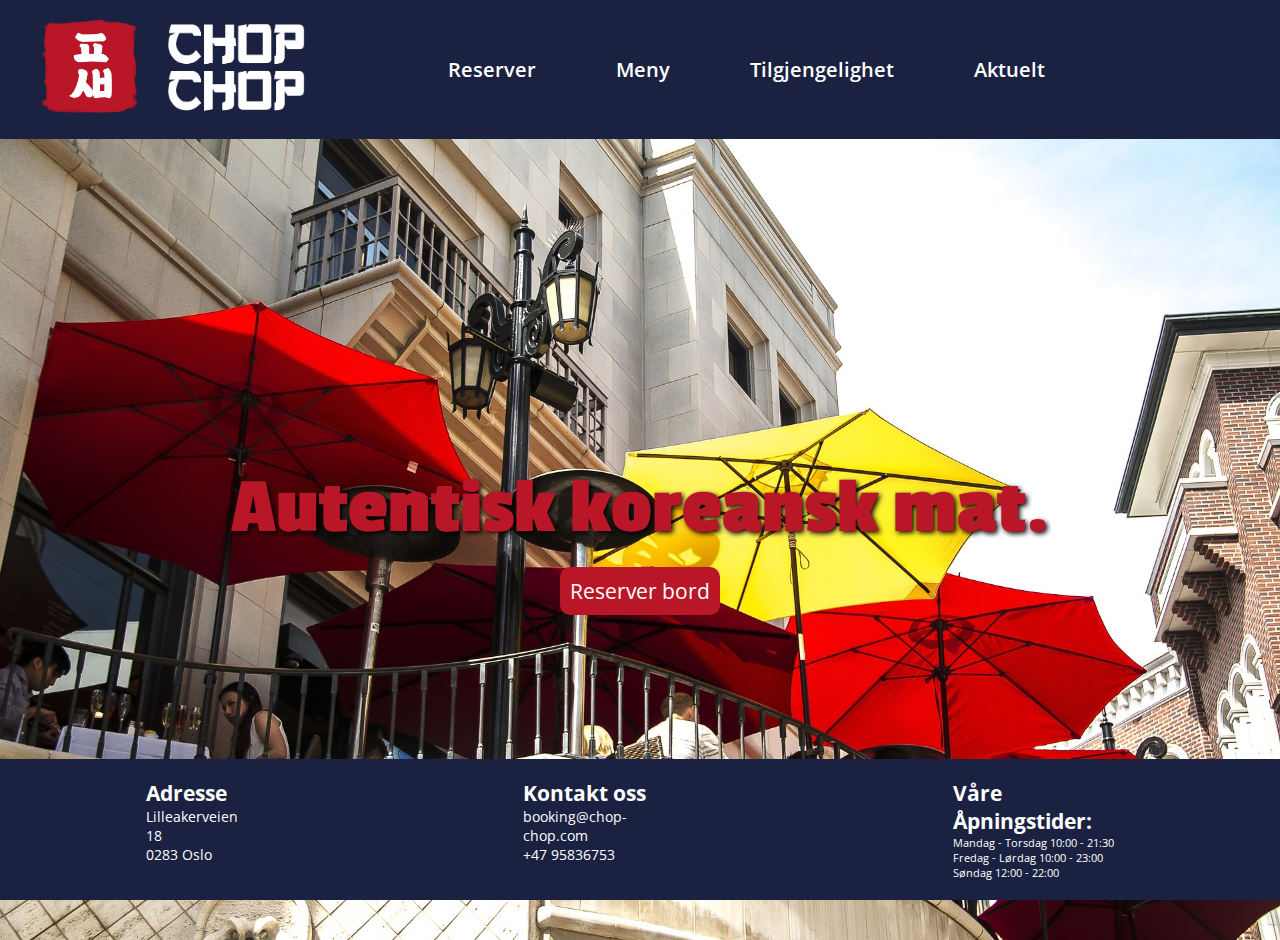
<file: index.html>
<!DOCTYPE html>
<html lang="no">



<head>
    <meta charset="UTF-8">
    <meta http-equiv="X-UA-Compatible" content="IE=edge">
    <meta name="viewport" content="width=device-width, initial-scale=1.0">
    <title>Chop Chop</title>
    <link rel="icon" type="image/icon-x" href="./images/chopchop-logo.png">
    <!--Eget stylesheet-->
    <link rel="stylesheet" href="CSS/stylesheet.css">

    <!--BOXICONS stylesheet-->
    <link rel="stylesheet"
    href="https://cdn.jsdelivr.net/npm/boxicons@latest/css/boxicons.min.css">

    <!--FONTS fra Google font-->
    <link rel="preconnect" href="https://fonts.googleapis.com">
<link rel="preconnect" href="https://fonts.gstatic.com" crossorigin>
<link href="https://fonts.googleapis.com/css2?family=Open+Sans:wght@400;500;600&family=Passion+One:wght@400;700&display=swap" rel="stylesheet">

</head>




<body>
  <div id="hele">
<!--Header-->
<header>
  <!--BEGGE LOGOER ER LAGET SELV-->
  <a href="index.html">
    <img src="./images/chopchop-logo.png" alt="" class="logo">   
    </a>
    <a href="index.html">
      <img src="./images/chopchop-white.png" alt="Chop Chop, link tilbake til hovedsiden" class="logo_tekst">
      </a>
     <!--Navigation icon-->
     <div class="bx bx-menu" id="menu-icon"></div>
    <!--Navigation Bar-->
        <ul class="navbar">
        <li><a href="booking.html">Reserver</a></li>
        <li><a href="menu.html">Meny</a></li>
        <li><a href="accessibility.html">Tilgjengelighet</a></li>
        <li><a href="topical.html">Aktuelt</a></li>
        </ul>

</header>
<!--Home-->
<section id="home">
  <div class="home-tekst">
    <h1>Autentisk koreansk mat.</h1>
    <a href="booking.html" class="home-btn">Reserver bord</a>
  </div>
</section>

<!--FOOTER-->
<footer>
  <div class="footer-container">
    <div class="footer-item">
      <h2 tabindex="0">Adresse</h2>
      <a href="https://www.google.com/maps/place/Lilleakerveien+18,+0283+Oslo/@59.9166276,10.633878,17z/data=!3m1!4b1!4m5!3m4!1s0x46416cfc66a6f08b:0xb29b0873c1aab21d!8m2!3d59.9166249!4d10.6360667?hl=en">
      <p>Lilleakerveien 18</p>
      <p>0283 Oslo</p>
    </a>
    </div>
    <div class="footer-item">
      <h2 tabindex="0">Kontakt oss</h2>
      <p><a href="mailto:booking@chop-chop.com">booking@chop-chop.com</a></p>
      <p tabindex="0">+47 95836753</p>
    </div>
    <div class="footer-item">
      <h2 tabindex="0">Våre Åpningstider:</h2>
      <div class="footer-åpningtider">
        <p tabindex="0">Mandag - Torsdag 10:00 - 21:30</p>
        <p tabindex="0">Fredag - Lørdag 10:00 - 23:00</p>
        <p tabindex="0">Søndag 12:00 - 22:00</p>
      </div>
    </div>
  </div>
</footer>


</div>

<!--JAVASCRIPT-->
<script src="Javascript/script.js"></script>
</body>





</html>
</file>
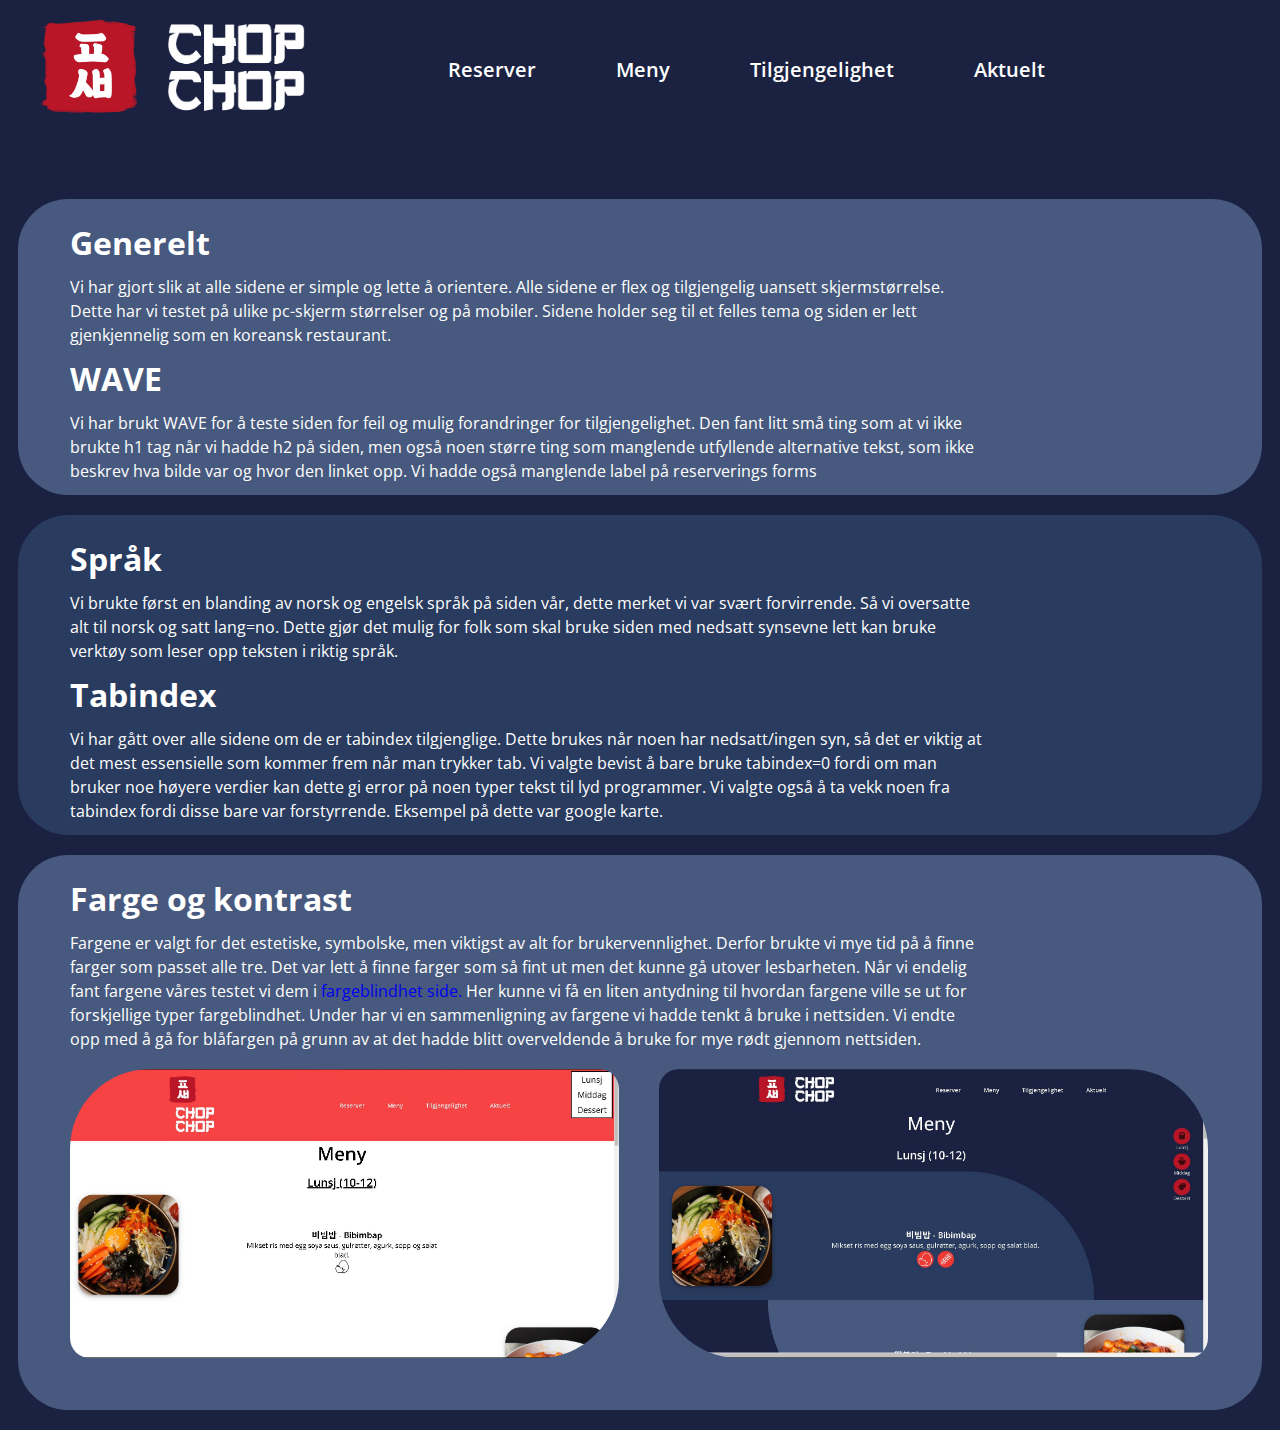
<file: accessibility.html>
<!DOCTYPE html>
<html lang="no">


<head>
    <meta charset="UTF-8">
    <meta http-equiv="X-UA-Compatible" content="IE=edge">
    <meta name="viewport" content="width=device-width, initial-scale=1.0">
    <title>Acccesibility</title>
    <link rel="icon" type="image/icon-x" href="./images/chopchop-logo.png">
    <!--Eget stylesheet-->
    <link rel="stylesheet" href="CSS/stylesheet.css">

    <!--BOXICONS stylesheet-->
    <link rel="stylesheet"
    href="https://cdn.jsdelivr.net/npm/boxicons@latest/css/boxicons.min.css">

    <!--FONTS-->
    <link rel="preconnect" href="https://fonts.googleapis.com">
<link rel="preconnect" href="https://fonts.gstatic.com" crossorigin>
<link href="https://fonts.googleapis.com/css2?family=Open+Sans:wght@400;500;600&family=Passion+One:wght@400;700&display=swap" rel="stylesheet">

</head>




<body>
  
  <div class="bakgrunnsfarge-accessibility">
    <!--Header-->
<header>
    <!--BEGGE LOGOER ER LAGET SELV-->
    <a href="index.html">
      <img src="./images/chopchop-logo.png" alt="" class="logo">   
      </a>
      <a href="index.html">
        <img src="./images/chopchop-white.png" alt="Chop Chop, link tilbake til hovedsiden" class="logo_tekst">
        </a>
        <!--Navigation icon-->
        <div class="bx bx-menu" id="menu-icon"></div>
      <!--Navigation Bar-->
    <ul class="navbar">
        <li><a href="booking.html">Reserver</a></li>
        <li><a href="menu.html">Meny</a></li>
        <li><a href="accessibility.html">Tilgjengelighet</a></li>
        <li><a href="topical.html">Aktuelt</a></li>
    </ul>
  
  </header>
  

<!--TEKST-->
<div class="accessibility-container">
  <div class="boxgruppe1">
  <div class="access-box">
  <h1 tabindex="0" class="access">Generelt</h1>
  <p tabindex="0" class="access">Vi har gjort slik at alle sidene er simple og lette å orientere. Alle sidene er flex og tilgjengelig uansett skjermstørrelse. Dette har vi testet på ulike pc-skjerm størrelser og på mobiler. Sidene holder seg til et felles tema og siden er lett gjenkjennelig som en koreansk restaurant.
  </p>
  </div>

  <div class="access-box">
    <h1 tabindex="0" class="access">WAVE</h1>
    <p tabindex="0" class="access">Vi har brukt WAVE for å teste siden for feil og mulig forandringer for tilgjengelighet. Den fant litt små ting som at vi ikke brukte h1 tag når vi hadde h2 på siden, men også noen større ting som manglende utfyllende alternative tekst, som ikke beskrev hva bilde var og hvor den linket opp. Vi hadde også manglende label på reserverings forms
    </p>
  </div>
</div>
<div class="boxgruppe2">
  <div class="access-box2">
    <h1 tabindex="0" class="access" >Språk</h1>
    <p tabindex="0" class="access">Vi brukte først en blanding av norsk og engelsk språk på siden vår, dette merket vi var svært forvirrende. Så vi oversatte alt til norsk og satt lang=no. Dette gjør det mulig for folk som skal bruke siden med nedsatt synsevne lett kan bruke verktøy som leser opp teksten i riktig språk.
    </p>
  </div>

  <div class="access-box2">
    <h1 tabindex="0" class="access" >Tabindex</h1>
    <p tabindex="0" class="access">Vi har gått over alle sidene om de er tabindex tilgjenglige. Dette brukes når noen har nedsatt/ingen syn, så det er viktig at det mest essensielle som kommer frem når man trykker tab. Vi valgte bevist å bare bruke tabindex=0 fordi om man bruker noe høyere verdier kan dette gi error på noen typer tekst til lyd programmer. Vi valgte også å ta vekk noen fra tabindex fordi disse bare var forstyrrende. Eksempel på dette var google karte.
    </p>
  </div>
</div>

<div class="alenebox">
  <div class="access-box">
    <h1 tabindex="0" class="access" >Farge og kontrast</h1>
    
    <p tabindex="0" class="access">Fargene er valgt for det estetiske, symbolske, men viktigst av alt for brukervennlighet. Derfor brukte vi mye tid på å finne farger som passet alle tre. Det var lett å finne farger som så fint ut men det kunne gå utover lesbarheten. Når vi endelig fant fargene våres testet vi dem i <a href="https://www.toptal.com/designers/colorfilter">fargeblindhet side.</a>
    Her kunne vi få en liten antydning til hvordan fargene ville se ut for forskjellige typer fargeblindhet. Under har vi en sammenligning av fargene vi hadde tenkt å bruke i nettsiden. Vi endte opp med å gå for blåfargen på grunn av at det hadde blitt overveldende å bruke for mye rødt gjennom nettsiden.           
    </p>
    <!--Begge bildene er screenshots som vi har tatt underveis av vår nettside.-->
    <div class="bildegruppe1">
      <img src="images/Fargeutvalg bilder/fargeutvalg3.jpg" alt="første utkast av siden" class="bilde1radius" style="width:100%;">
      <img src="images/Fargeutvalg bilder/sisteutvalg.jpg" calt="siste utkast av siden" class="bilde2radius" style="width:100%; ">
      </div>
  </div>
</div>


  </div>

</div>

  <!--JAVASCRIPT-->
<script src="Javascript/script.js"></script>
</body>




</html>
</file>
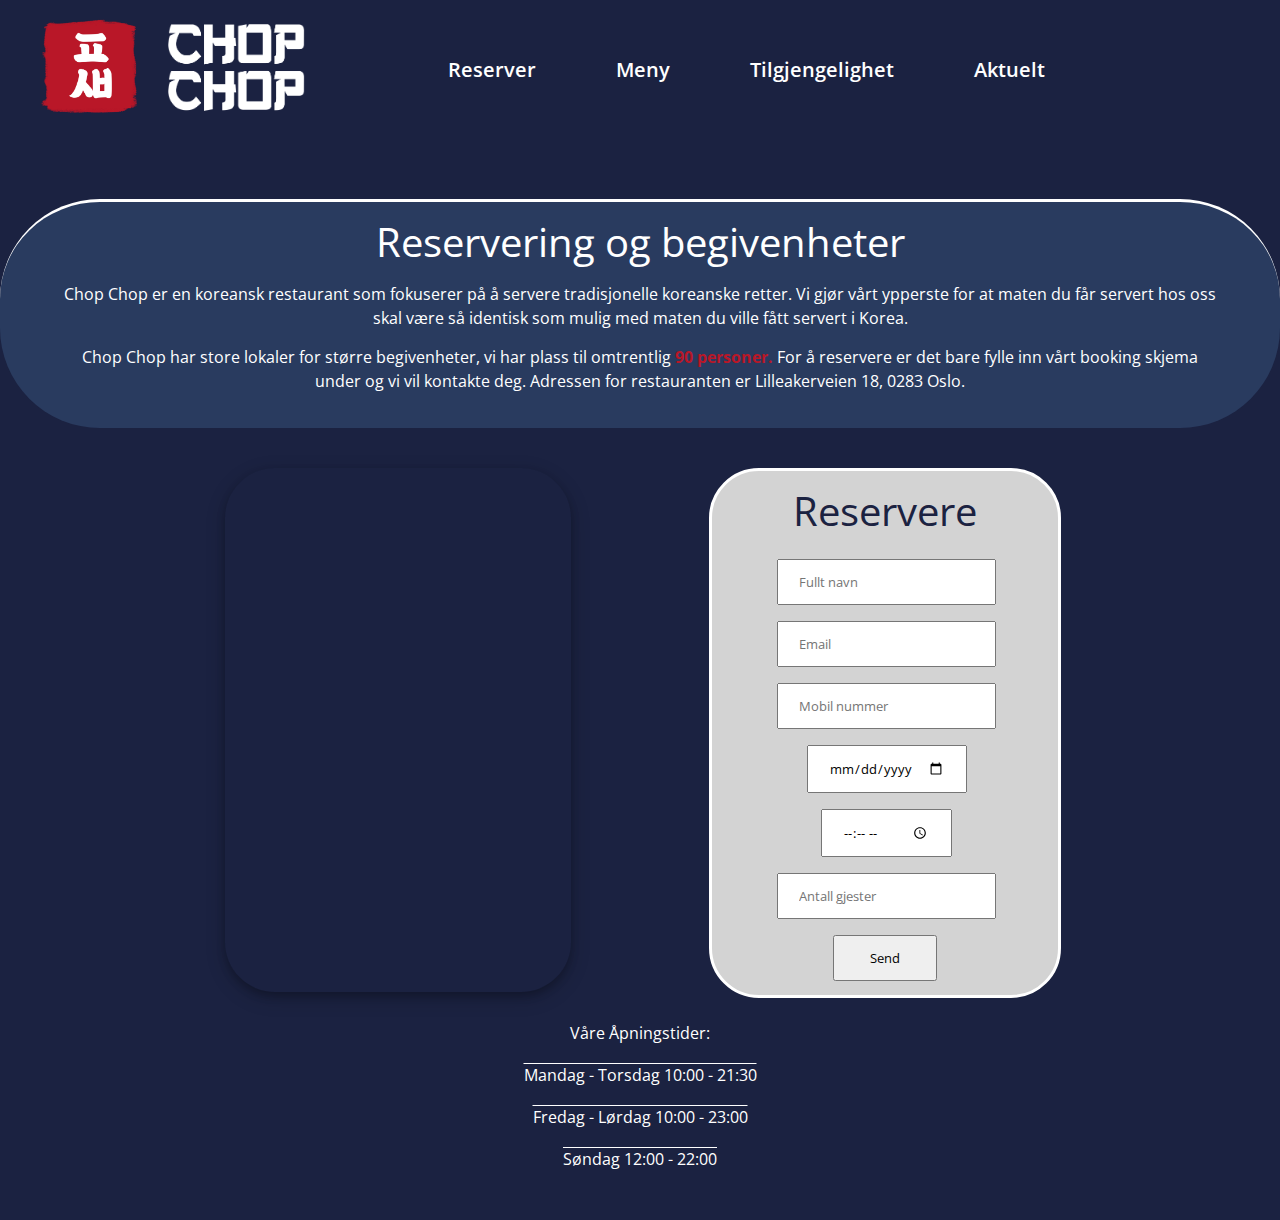
<file: booking.html>
<!DOCTYPE html>
<html lang="no">
<head>
    <meta charset="UTF-8">
    <meta http-equiv="X-UA-Compatible" content="IE=edge">
    <meta name="viewport" content="width=device-width, initial-scale=1.0">
    <title>Booking</title>
    <link rel="icon" type="image/icon-x" href="./images/chopchop-logo.png">
<!--Eget stylesheet-->
<link rel="stylesheet" href="CSS/stylesheet.css">

<!--BOXICONS stylesheet-->
<link rel="stylesheet"
href="https://cdn.jsdelivr.net/npm/boxicons@latest/css/boxicons.min.css">

<!--FONTS-->
<link rel="preconnect" href="https://fonts.googleapis.com">
<link rel="preconnect" href="https://fonts.gstatic.com" crossorigin>
<link href="https://fonts.googleapis.com/css2?family=Open+Sans:wght@400;500;600&display=swap" rel="stylesheet">

</head>
<body id="body">
    <header>
      <!--BEGGE LOGOER ER LAGET SELV-->
      <a href="index.html">
        <img src="./images/chopchop-logo.png" alt="" class="logo">   
        </a>
        <a href="index.html">
          <img src="./images/chopchop-white.png" alt="Chop Chop, link tilbake til hovedsiden" class="logo_tekst">
          </a>
          <!--Navigation icon-->
          <div class="bx bx-menu" id="menu-icon"></div>
          <!--Navigation Bar-->
        <ul class="navbar">
          <li><a href="booking.html">Reserver</a></li>
          <li><a href="menu.html">Meny</a></li>
          <li><a href="accessibility.html">Tilgjengelighet</a></li>
          <li><a href="topical.html">Aktuelt</a></li>
        </ul>
      
      </header>
      
      <section id="backgroundbooking">
      <!--BOOKING TEKST-->
      <div class="booking-tekst">
        <h1 tabindex="0">Reservering og begivenheter</h1>
        <p tabindex="0">Chop Chop er en koreansk restaurant som fokuserer på å servere tradisjonelle koreanske retter. 
          Vi gjør vårt ypperste for at maten du får servert hos oss skal være så identisk som mulig med maten du ville fått servert i Korea.</p>

          <p tabindex="0">Chop Chop har store lokaler for større begivenheter, vi har plass til omtrentlig <b> 90 personer.</b> For å reservere er det bare fylle inn vårt booking skjema under og vi vil kontakte deg. 
            Adressen for restauranten er Lilleakerveien 18, 0283 Oslo.</p>
      </div>
      <!--BOOKING-->
      <div id="bookingboks">
      <div class="inputdiv">
      <form action="bookingsendt.html" id="bookingform">
        <h1 id="hbook">Reservere</h1>
        <label for="name" class="booking-label">Fullt navn</label>
        <input type="text" id="name" name="name" placeholder="Fullt navn"><br>

        <label for="email" class="booking-label">Email</label>
        <input type="text" id="email" name="email" placeholder="Email"><br>

        <label for="Mobil nummer" class="booking-label">Mobil nummer</label>
        <input type="tel" id="Mobil nummer" name="Mobil nummer" placeholder="Mobil nummer"><br>

        <label for="dato" class="booking-label">Dato</label>
        <input type="date" id="dato" name="dato"><br>

        <label for="t id" class="booking-label">Tid</label>
        <input type="time" id="tid" name="tid"><br>

        <label for="antall" class="booking-label">Antall gjester</label>
        <input type="number" id="antall" name="antall" placeholder="Antall gjester"><br>


        <input type="submit" value="Send">
      </form> 
    </div>
    <iframe tabindex="-1" class="googlemaps" src="https://www.google.com/maps/embed?pb=!1m18!1m12!1m3!1d1999.9350719495474!2d10.636066699999999!3d59.91662489999999!2m3!1f0!2f0!3f0!3m2!1i1024!2i768!4f13.1!3m3!1m2!1s0x46416cfc66a6f08b%3A0xb29b0873c1aab21d!2sLilleakerveien%2018%2C%200283%20Oslo!5e0!3m2!1sen!2sno!4v1668696835322!5m2!1sen!2sno" style="border:0;" allowfullscreen loading="lazy" referrerpolicy="no-referrer-when-downgrade"></iframe>
    </div>
      <ul class="åpningstider">
        <p tabindex="0">Våre Åpningstider:</p>
          <li tabindex="0" class="tidene">Mandag - Torsdag 10:00 - 21:30</li>
          <li tabindex="0" class="tidene">Fredag - Lørdag 10:00 - 23:00</li>
          <li tabindex="0" class="tidene">Søndag 12:00 - 22:00</li>
        </ul>
      </section>
    



      <!--JAVASCRIPT-->
<script src="Javascript/script.js"></script>
</body>
</html>
</file>
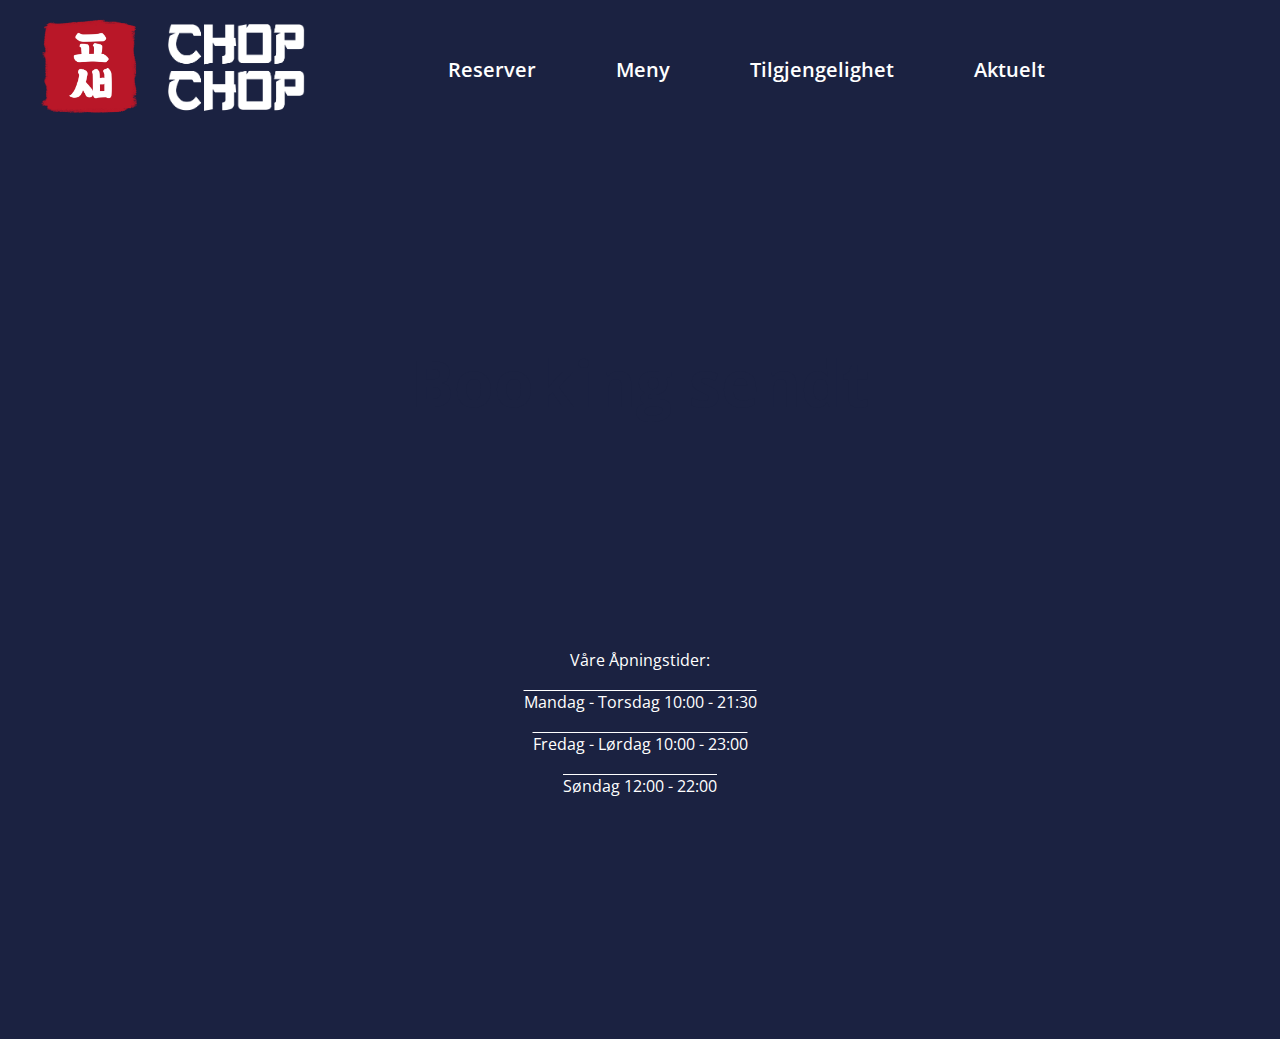
<file: bookingsendt.html>
<!DOCTYPE html>
<html lang="no">
<head>
    <meta charset="UTF-8">
    <meta http-equiv="X-UA-Compatible" content="IE=edge">
    <meta name="viewport" content="width=device-width, initial-scale=1.0">
    <title>Booking</title>
    <link rel="icon" type="image/icon-x" href="./images/chopchop-logo.png">
<!--Eget stylesheet-->
<link rel="stylesheet" href="CSS/stylesheet.css">

<!--BOXICONS stylesheet-->
<link rel="stylesheet"
href="https://cdn.jsdelivr.net/npm/boxicons@latest/css/boxicons.min.css">

<!--FONTS-->
<link rel="preconnect" href="https://fonts.googleapis.com">
<link rel="preconnect" href="https://fonts.gstatic.com" crossorigin>
<link href="https://fonts.googleapis.com/css2?family=Open+Sans:wght@400;500;600&display=swap" rel="stylesheet">

</head>
<body>
    <header>
      <!--BEGGE LOGOER ER LAGET SELV-->
        <a href="index.html">
          <img src="./images/chopchop-logo.png" alt="" class="logo">   
          </a>
          <a href="index.html">
            <img src="./images/chopchop-white.png" alt="Chop Chop, link tilbake til hovedsiden" class="logo_tekst">
            </a>
          <!--Navigation icon-->
          <div class="bx bx-menu" id="menu-icon"></div>
          <!--Navigation Bar-->
        <ul class="navbar">
          <li><a href="booking.html">Reserver</a></li>
          <li><a href="menu.html">Meny</a></li>
          <li><a href="accessibility.html">Tilgjengelighet</a></li>
          <li><a href="topical.html">Aktuelt</a></li>
        </ul>
      
      </header>
      <section id="backgroundbooking">
        
        <h1 id="sendtbooking">Booking sendt</h1>
      <ul class="åpningstider">

        <p>Våre Åpningstider:</p>
          <li class="tidene">Mandag - Torsdag 10:00 - 21:30</li>
          <li class="tidene">Fredag - Lørdag 10:00 - 23:00</li>
          <li class="tidene">Søndag 12:00 - 22:00</li>
        </ul>
      </section>



      <!--JAVASCRIPT-->
<script src="Javascript/script.js"></script>
</body>
</html>
</file>
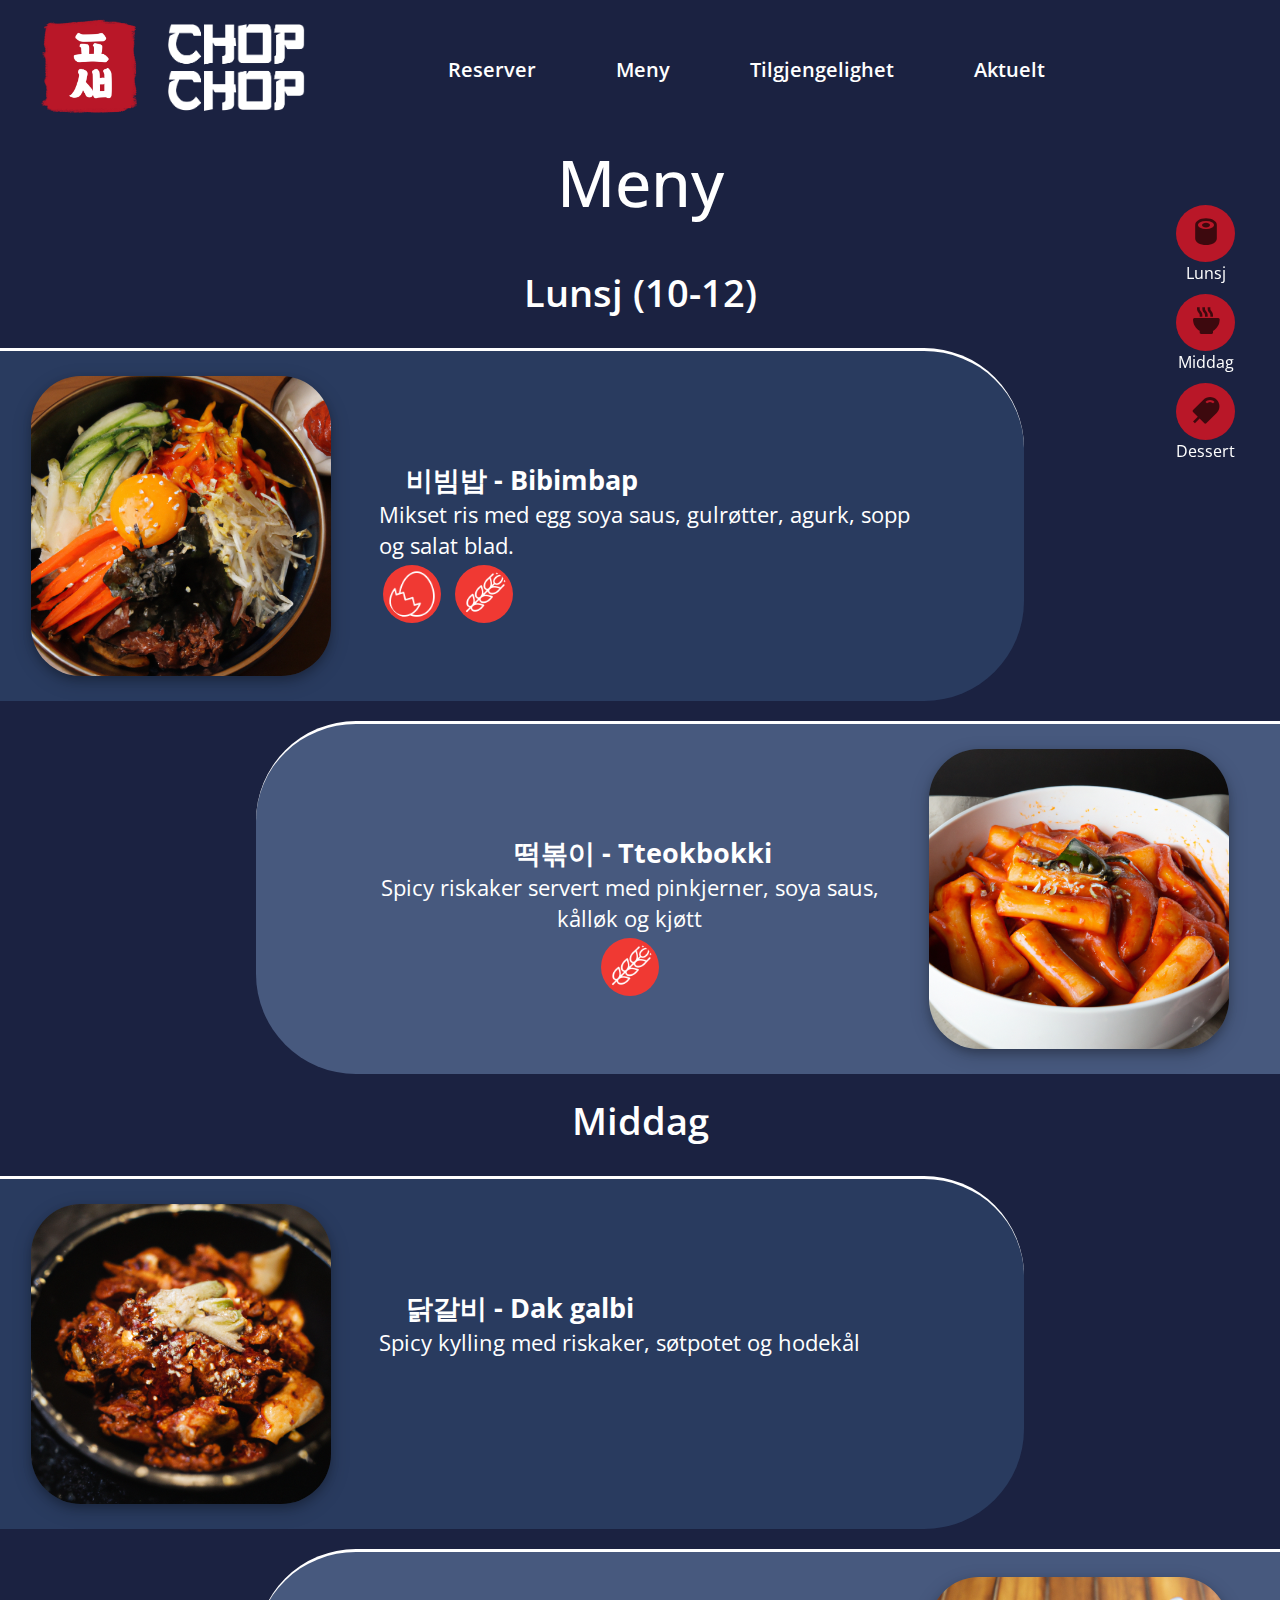
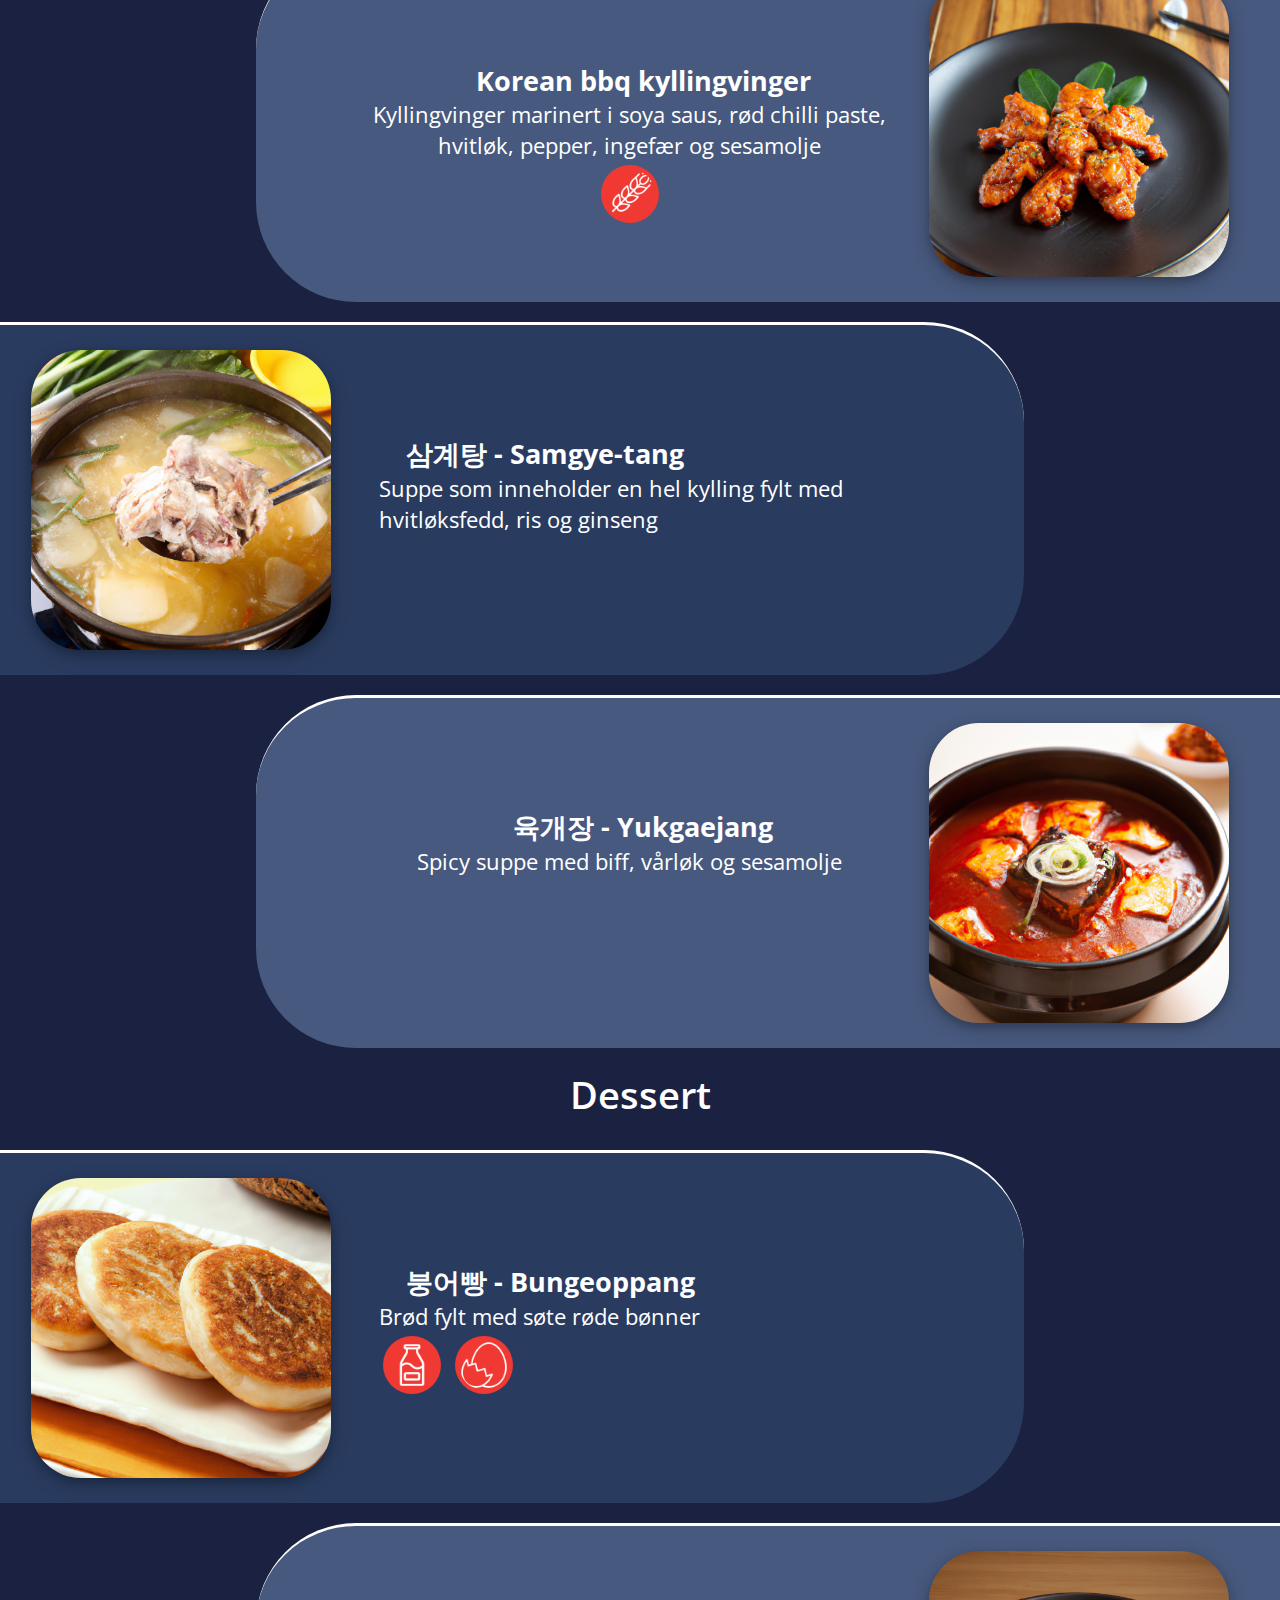
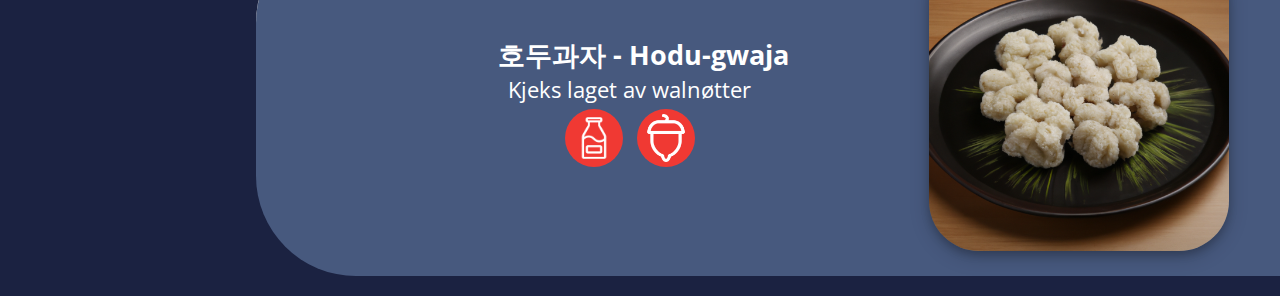
<file: menu.html>
<!DOCTYPE html>
<html lang="no">
<head>
    <meta charset="UTF-8">
    <meta http-equiv="X-UA-Compatible" content="IE=edge">
    <meta name="viewport" content="width=device-width, initial-scale=1.0">
    <title>Meny</title>
    <link rel="icon" type="image/icon-x" href="./images/chopchop-logo.png">

    <!--Eget stylesheet-->
    <link rel="stylesheet" href="CSS/stylesheet.css">
    <link rel="stylesheet" href="CSS/meny.css">


    <!--BOXICONS stylesheet-->
    <link rel="stylesheet"
    href="https://cdn.jsdelivr.net/npm/boxicons@latest/css/boxicons.min.css">

    <!--FONTS-->
    <link rel="preconnect" href="https://fonts.googleapis.com">
<link rel="preconnect" href="https://fonts.gstatic.com" crossorigin>
<link href="https://fonts.googleapis.com/css2?family=Open+Sans:wght@400;500;600&display=swap" rel="stylesheet">
</head>
<body>
    <!--Header-->
<header>
  <!--BEGGE LOGOER ER LAGET SELV-->
  <a href="index.html">
    <img src="./images/chopchop-logo.png" alt="" class="logo">   
    </a>
    <a href="index.html">
      <img src="./images/chopchop-white.png" alt="Chop Chop, link tilbake til hovedsiden" class="logo_tekst">
      </a>
      <!--Navigation icon-->
      <div class="bx bx-menu" id="menu-icon"></div>
      <!--Navigation Bar--> 
    <ul class="navbar">
        <li><a href="booking.html">Reserver</a></li>
        <li><a href="menu.html">Meny</a></li>
        <li><a href="accessibility.html">Tilgjengelighet</a></li>
        <li><a href="topical.html">Aktuelt</a></li>
    </ul>
  
  </header>
    <div class="gridcontainer"> 
  <h1 tabindex="0" class="Meny">Meny</h1>    
  <div class="a-blokk">
        <a tabindex="-1" href="#lunsj" class="sidelink"><i class='bx bxs-sushi' ></i></a>
        <p>Lunsj</p>
        <a tabindex="-1" href="#middag" class="sidelink"><i class='bx bxs-bowl-hot' ></i></a>
        <p>Middag</p>
        <a tabindex="-1" href="#dessert" class="sidelink"><i class='bx bxs-popsicle' ></i></a>
        <p>Dessert</p>


  </div>

  

  <div class="måltid">
      <h2 tabindex="0" id="lunsj" class="tittel">Lunsj (10-12)</h2>
  <div class="matbox" style="border-top:solid 3px white;">
  <!--Alle bildene er AI skapt gjennom DALLE2 (https://openai.com/dall-e-2/)
og er copyright free-->
  <img src="./images/food/Bibimbap.png" class="food" alt="Bilde av Bibimbap">
  <div class="gridtesting">
  <h3 tabindex="0" class="matrett">비빔밥 - Bibimbap</h3>
  <p tabindex="0" class="beskrivelse">Mikset ris med egg soya saus, gulrøtter, agurk, sopp og salat blad. </p>
<img class="allergibilder" src="images/Allergener/egg-shell.png" alt="Egg">
<img class="allergibilder" src="images/Allergener/icons8-gluten-68.png" alt="gluten"></div>
</div>
</div>
<div class="matbox2">
<img src="./images/food/Tteokbokki1.png" class="food2" alt="Bilde av Tteokbokki" >
<div class="gridtesting2">
<h3 tabindex="0" class="matrett">떡볶이 - Tteokbokki</h3>
<p tabindex="0" class="beskrivelse"> Spicy riskaker servert med pinkjerner, soya saus, kålløk og kjøtt  </p>
<img class="allergibilder" src="images/Allergener/icons8-gluten-68.png" alt="gluten">
</div>
</div>
</div>
</div>  
<div class="måltid">
  <h2 tabindex="0" id="middag" class="tittel">Middag </h2>
<div class="matbox" style="border-top:solid 3px white;">
  
<img src="./images/food/Dak galbi3.png" class="food" alt="Bilde av Dak Galbi">
<div class="gridtesting" style="padding-bottom:80px;">
<h3 tabindex="0" class="matrett">닭갈비 - Dak galbi</h3>
  <!--<img src="images/food.jpg" class="food"> Prøvde å sette inn bilde ved siden av men så ikke noe bra ut og vanskelig å få riktig størrelse-->
<p tabindex="0" class="beskrivelse">Spicy kylling med riskaker, søtpotet og hodekål </p>
</div>
</div>
<div class="matbox2">
<img src="./images/food/Korean bbq style kyllingvinger.png" class="food2" alt="Bilde av Korean bbq kyllingvinger">
<div class="gridtesting2">
<h3 tabindex="0" class="matrett">Korean bbq kyllingvinger</h3>
<p tabindex="0" class="beskrivelse">Kyllingvinger marinert i soya saus, rød chilli paste, hvitløk, pepper, ingefær og sesamolje</p>
<img class="allergibilder" src="images/Allergener/icons8-gluten-68.png" alt="gluten">
</div>
</div>
<div class="matbox">
<img src="./images/food/Samgye-tang.png" class="food" alt="Bilde av Samgye-tang">
<div class="gridtesting">
<h3 tabindex="0" class="matrett">삼계탕 - Samgye-tang</h3>
<p tabindex="0" class="beskrivelse"> Suppe som inneholder en hel kylling fylt med hvitløksfedd, ris og ginseng</p>
    </div>
    </div>
    <div class="matbox2">
    <img src="./images/food/Yukgaejang1.png" class="food2" alt="Bilde av Yukgaejang">
    <div class="gridtesting2" style="padding-bottom:80px;">
    <h3 tabindex="0" class="matrett">육개장 - Yukgaejang</h3>
    <p tabindex="0" class="beskrivelse">Spicy suppe med biff, vårløk og sesamolje </p>
    </div>
    </div>
  </div>

  <div class="måltid">
<h2 tabindex="0" id="dessert" class="tittel">Dessert</h2>
  <div class="matbox" style="border-top:solid 3px white;">
    <img src="./images/food/Bungeoppang.png" class="food" alt="Bilde av Bungeoppang">
    <div class="gridtesting">
  <h3 tabindex="0" class="matrett">붕어빵 - Bungeoppang</h3>
  <p tabindex="0" class="beskrivelse">Brød fylt med søte røde bønner</p>
<img class="allergibilder" src="images/Allergener/milk.png" alt="laktose">
<img class="allergibilder" src="images/Allergener/egg-shell.png" alt="egg"></div>
</div>
<div class="matbox2">
<img src="./images/food/Hodu-gwaja.png" class="food2" alt="Bilde av Hodu-gwaja">
<div class="gridtesting2">
<h3 tabindex="0" class="matrett">호두과자 - Hodu-gwaja</h3>
<p tabindex="0" class="beskrivelse">Kjeks laget av walnøtter</p>
<img class="allergibilder" src="images/Allergener/milk.png" alt="laktose">
<img class="allergibilder" src="images/Allergener/icons8-nut-96 copy.png" class="nøtter" alt="nøtter"></div>
</div>
</div>
</div>


<!--JAVASCRIPT-->
<script src="Javascript/script.js"></script>
</body>
</html>
</file>
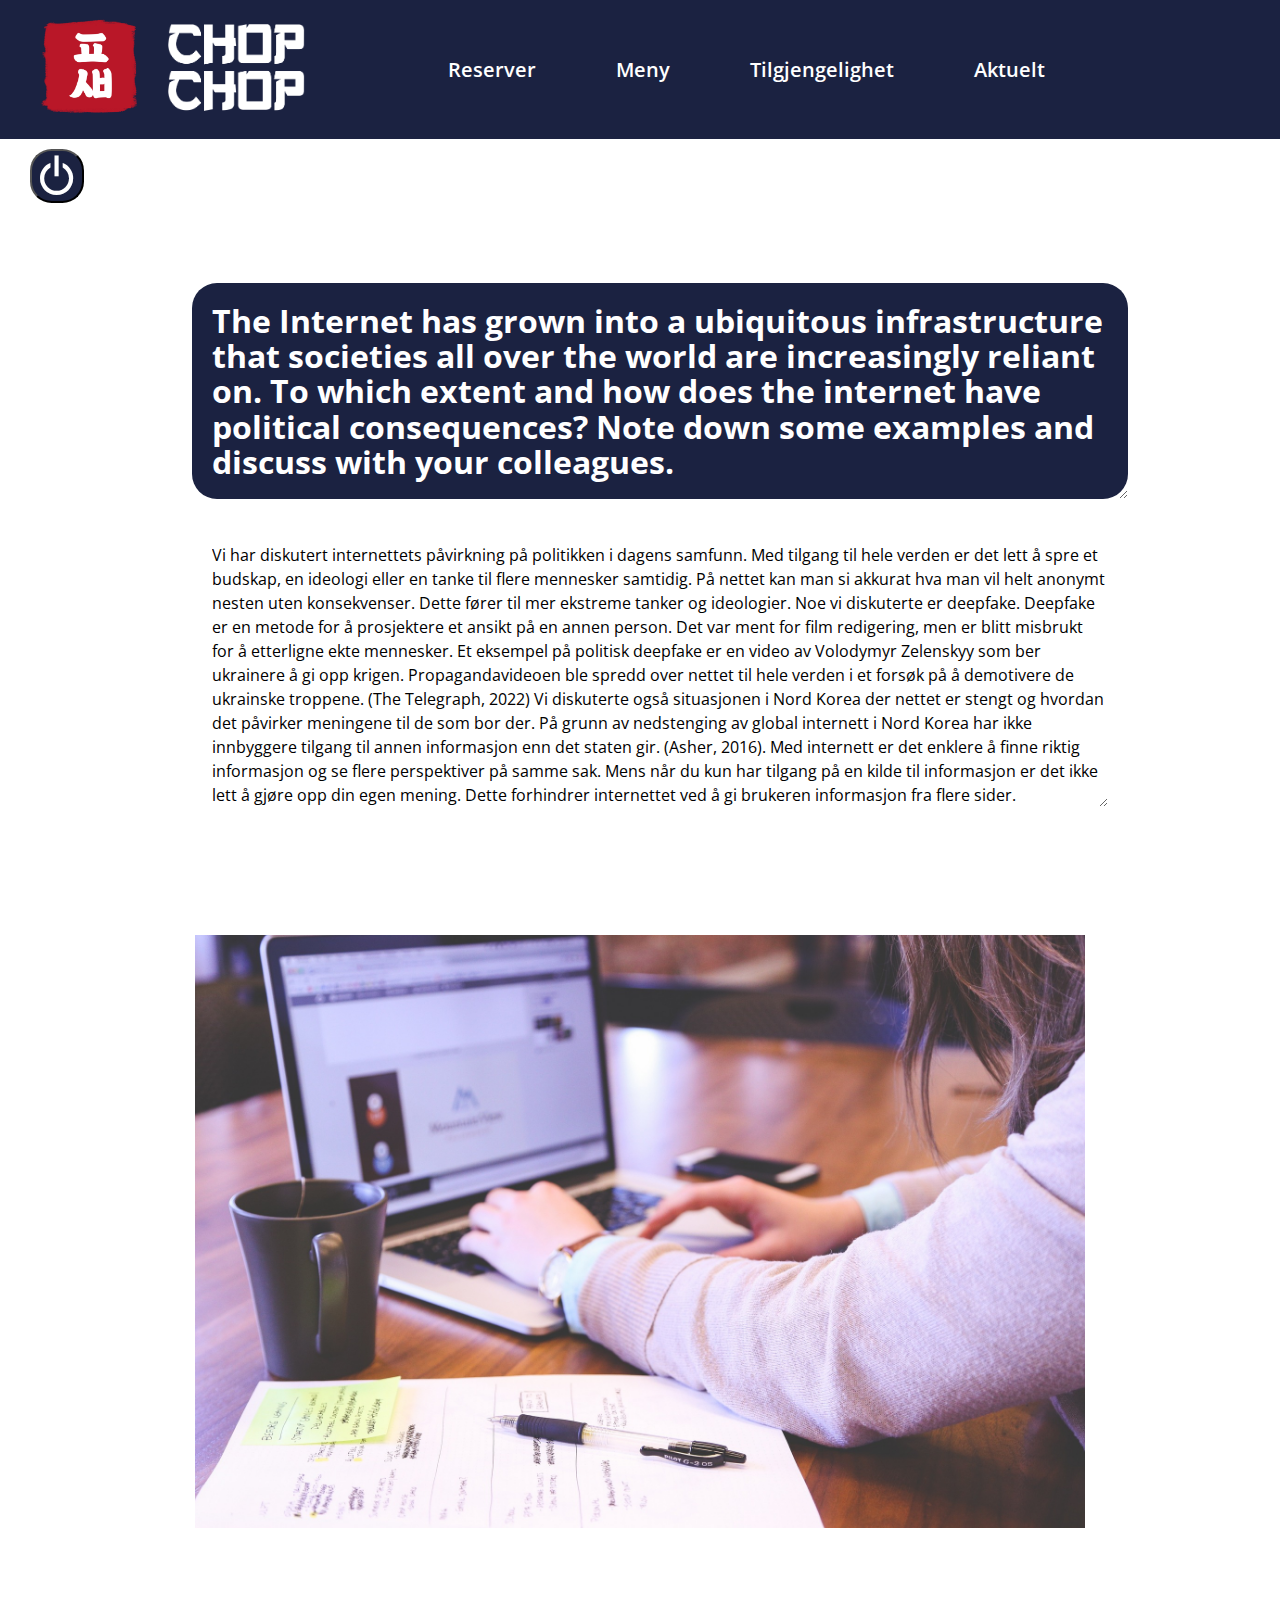
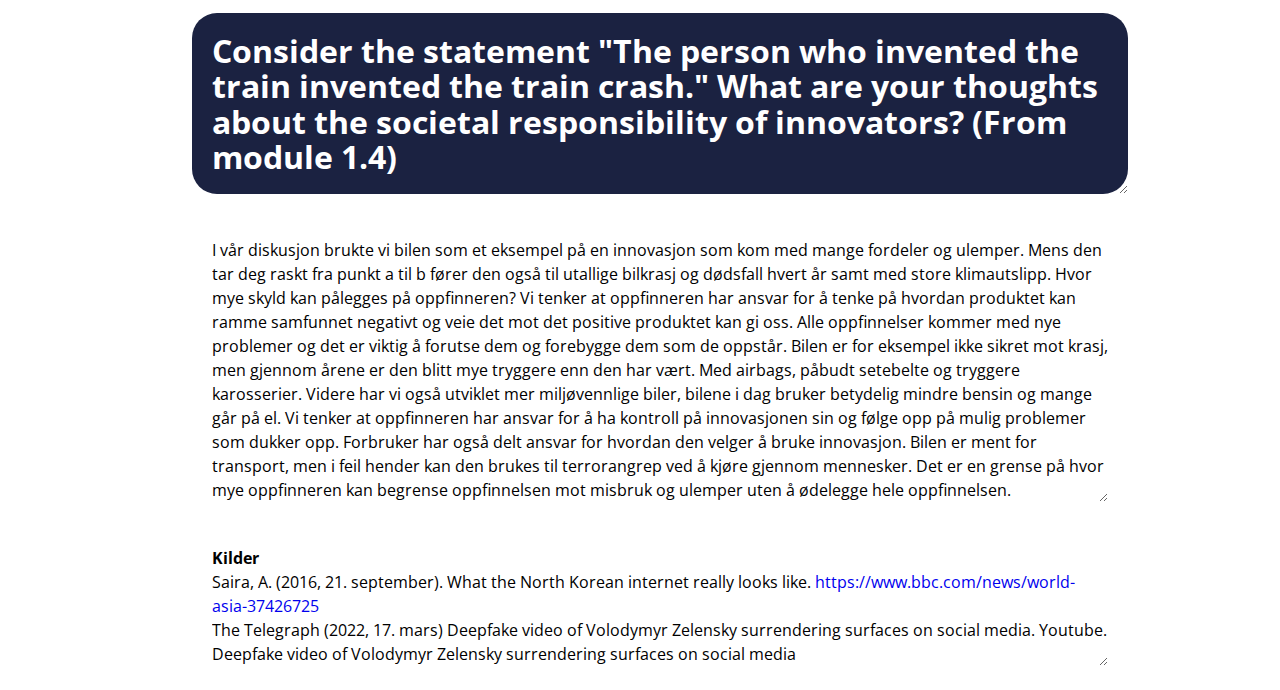
<file: topical.html>
<!DOCTYPE html>
<html lang="no">


<head>
    <meta charset="UTF-8">
    <meta http-equiv="X-UA-Compatible" content="IE=edge">
    <meta name="viewport" content="width=device-width, initial-scale=1.0">
    <title>Topical Page</title>
    <link rel="icon" type="image/icon-x" href="./images/chopchop-logo.png">


    <!--Eget stylesheet-->
    <link rel="stylesheet" href="CSS/stylesheet.css">

    <!--BOXICONS stylesheet-->
    <link rel="stylesheet"
    href="https://cdn.jsdelivr.net/npm/boxicons@latest/css/boxicons.min.css">

    <!--FONTS-->
    <link rel="preconnect" href="https://fonts.googleapis.com">
<link rel="preconnect" href="https://fonts.gstatic.com" crossorigin>
<link href="https://fonts.googleapis.com/css2?family=Open+Sans:wght@400;500;600&family=Passion+One:wght@400;700&display=swap" rel="stylesheet">

</head>




<body>
    <!--Header-->
<header>
    <!--BEGGE LOGOER ER LAGET SELV-->
    <a href="index.html">
      <img src="./images/chopchop-logo.png" alt="" class="logo">   
      </a>
      <a href="index.html">
        <img src="./images/chopchop-white.png" alt="Chop Chop, link tilbake til hovedsiden" class="logo_tekst">
        </a>
        <!--Navigation icon-->
        <div class="bx bx-menu" id="menu-icon"></div>
      <!--Navigation Bar-->
    <ul class="navbar">
        <li><a href="booking.html">Reserver</a></li>
        <li><a href="menu.html">Meny</a></li>
        <li><a href="accessibility.html">Tilgjengelighet</a></li>
        <li><a href="topical.html">Aktuelt</a></li>
    </ul>
  
  </header>

  <!--Light switch-->
  <button onclick="darkmode()" class="knapp"><i class='bx bx-power-off' id="on-off"></i></button>
  <!--Tekst-->
  <div class="topical-cotainer">
<h1 tabindex="0" class="topical-tekst" id="topical-hovedtekst">The Internet has grown into a ubiquitous infrastructure that societies all over the world are increasingly reliant on. To which extent and how does the internet have political consequences? Note down some examples and discuss with your colleagues. </h1>
  <p tabindex="0" class="topical-tekst" id="øverste-tekst-box">Vi har diskutert internettets påvirkning på politikken i dagens samfunn. Med tilgang til hele verden er det lett å spre et budskap, en ideologi eller en tanke til flere mennesker samtidig. På nettet kan man si akkurat hva man vil helt anonymt nesten uten konsekvenser.  Dette fører til mer ekstreme tanker og ideologier. 
    Noe vi diskuterte er deepfake. Deepfake er en metode for å prosjektere et ansikt på en annen person. Det var ment for film redigering, men er blitt misbrukt for å etterligne ekte mennesker. Et eksempel på politisk deepfake er en video av Volodymyr Zelenskyy som ber ukrainere å gi opp krigen. Propagandavideoen ble spredd over nettet til hele verden i et forsøk på å demotivere de ukrainske troppene. (The Telegraph, 2022)
    Vi diskuterte også situasjonen i Nord Korea der nettet er stengt og hvordan det påvirker meningene til de som bor der. På grunn av nedstenging av global internett i Nord Korea har ikke innbyggere tilgang til annen informasjon enn det staten gir. (Asher, 2016). Med internett er det enklere å finne riktig informasjon og se flere perspektiver på samme sak. Mens når du kun har tilgang på en kilde til informasjon er det ikke lett å gjøre opp din egen mening. Dette forhindrer internettet ved å gi brukeren informasjon fra flere sider. 
    </p>
  </div>
    
  <!--Slideshow-->
  <div class="slide-container">

    <div class="Picture-slide fade">
      <!--Bilde fra https://pixabay.com/photos/student-typing-keyboard-text-woman-849822/-->
      <img src="images\topical\student.jpg" alt="Bilde av en person foran en pc" style="width:100%" >
    </div>

    <div class="Picture-slide fade">
      <!--Bilde fra https://pixabay.com/photos/fake-news-media-disinformation-2355686/-->
      <img src="images\topical\fake.jpg" alt="Fake news skrevet ut med scrabble bokstaver" style="width:100%">
    </div>
  </div>


  <!--Tekst-->
  <div class="topical-cotainer">
    <h1 tabindex="0" class="topical-tekst" id="topical-hovedtekst">Consider the statement "The person who invented the train invented the train crash." What are your thoughts about the societal responsibility of innovators? (From module 1.4)</h1>
    <p tabindex="0" class="topical-tekst">I vår diskusjon brukte vi bilen som et eksempel på en innovasjon som kom med mange fordeler og ulemper. Mens den tar deg raskt fra punkt a til b fører den også til utallige bilkrasj og dødsfall hvert år samt med store klimautslipp. Hvor mye skyld kan pålegges på oppfinneren?
      Vi tenker at oppfinneren har ansvar for å tenke på hvordan produktet kan ramme samfunnet negativt og veie det mot det positive produktet kan gi oss. Alle oppfinnelser kommer med nye problemer og det er viktig å forutse dem og forebygge dem som de oppstår. Bilen er for eksempel ikke sikret mot krasj, men gjennom årene er den blitt mye tryggere enn den har vært. Med airbags, påbudt setebelte og tryggere karosserier. Videre har vi også utviklet mer miljøvennlige biler, bilene i dag bruker betydelig mindre bensin og mange går på el.
      Vi tenker at oppfinneren har ansvar for å ha kontroll på innovasjonen sin og følge opp på mulig problemer som dukker opp. Forbruker har også delt ansvar for hvordan den velger å bruke innovasjon. Bilen er ment for transport, men i feil hender kan den brukes til terrorangrep ved å kjøre gjennom mennesker. Det er en grense på hvor mye oppfinneren kan begrense oppfinnelsen mot misbruk og ulemper uten å ødelegge hele oppfinnelsen. 
      </p>

      <p tabindex="0" class="topical-tekst"><b>Kilder</b><br>
        Saira, A. (2016, 21. september). What the North Korean internet really looks like.<a href="https://www.bbc.com/news/world-asia-37426725"> https://www.bbc.com/news/world-asia-37426725</a><br>
        The Telegraph (2022, 17. mars) Deepfake video of Volodymyr Zelensky surrendering surfaces on social media. Youtube. Deepfake video of Volodymyr Zelensky surrendering surfaces on social media</p>

  </div>

  <!--JAVASCRIPT-->
<script src="Javascript/script.js"></script>
</body>




</html>
</file>
<file: CSS/stylesheet.css>
*{
    padding: 0;
    margin: 0;
    scroll-behavior: smooth;
    list-style: none;
    text-decoration: none;
    font-family: 'Open Sans', sans-serif;
}
#body{
    background-color: var(--bg-color);
}
:root{
    --bg-color: #1b2241;
    --main-color: #B91728;
    --second-color: #ee3232;
    --text-color: #030303;
    --nav-color: #ffffff;
    --menytext-color:#ffffff;
    --boks1-color:#293B5F;
    --boks2-color:#47597E;

    --footer-font: 1rem;
    --button-font: 1.3rem;
    --p-font: 1.5rem;
    --h3-font: 1.8rem;
    --h2-font: 2.5rem;
    --h1-font: 4rem;
    --h1-ekstra-font: 5rem;
    transition: .2s;
    
}
/*HEADER*/
header{
    background-color: var(--bg-color);
    z-index: 10;
    align-items: center;
    padding: 20px 18%;
    display: flex;
    transition: .5s;
}
.logo{
    height: 100px;
    transition: .2s;
}
.logo_tekst{
    height: 100px;
    margin-right: 15vw;
    margin-left: 20px;
    transition: .2s;
}
#menu-icon{
    color: var(--nav-color);
    font-size: 40px;
    z-index: 11;
    cursor: pointer;
    display: none;
    position: absolute;
    right: 0;
    top: 0;
}
.navbar{
    display: flex;
}
.navbar a{
    color: var(--nav-color);
    font-size: 20px;
    padding: 12px 20px;
    border-radius: 10px;
    font-weight: 600;
    transition: ease .3s;
    margin-left: 40px;
    }
.navbar a:hover{
    color: var(--nav-color);
    background-color: var(--main-color);
    box-shadow: 3px 5px 20px rgba(15, 15, 15, 0.5);
    border-radius: 4px;
}
/*HOME*/
#home{
    /*Bilde er hentet fra https://pixabay.com/photos/eating-balcany-dinner-resturant-1544792  . Tatt av stevenmeansphotography */
    background-image: url(../images/eating-gdbe7da72e_1920.jpg);
    background-size: cover;
    position: relative;
    width: 100%;
    height: 89vh;
    background-position: center;
    display: grid;
    grid-template-columns: repeat(1 , 1fr);
    align-items: center;
    text-align: center;
}
.home-tekst h1{
    font-family: 'Passion One', cursive;
    font-size: var(--h1-ekstra-font);
    color: var(--main-color);
    margin-bottom: 15px;
    text-shadow: 2px 2px 5px rgba(0, 0, 0, 0.993);
}
.home-btn{
    display: inline-block;
    font-size: var(--button-font);
    color: var(--nav-color);
    border-radius: 10px;
    background-color: var(--main-color);
    padding: 10px 10px;
    transition: ease-out 0.2s;
}
.home-btn:hover{
    border-radius: 10px;
    background-color: #80262f;
    padding: 10px 10px;
    transform: scale(1.1);
    transition: ease-in 0.3s;
}
/*FOOTER*/
footer {
    background-color: var(--bg-color);
    color: white;
    font-size: var(--footer-font);
    position: fixed;
    left: 0;
    bottom: 0;
    width: 100%;
  }
.footer-container {
    display: flex;
    justify-content: center;
    padding: 10px;
    transition: .2s;
  }
.footer-item {
    padding: 10px;
    margin-left: 10%;
    margin-right: 10%;
    transition: .2s;
  } 
.footer-åpningtider{
    font-size: 0.7rem;
}
/*Booking tekst*/
.booking-tekst{
    display: flex;
    flex-direction: column;
    line-height: 150%;  
    margin-top: 60px;
    margin-bottom: 40px; 
    text-align: center;
    width: 90%;
    padding:20px 5% 20px 5%;
    background-color: var(--boks1-color);
    border-top: solid 3px white;
    border-radius: 100px;
}
.booking-tekst h1{
    font-weight: 400;
    line-height: 40px;
    display:block;
    width: 100%;
    font-size: 40px;
    margin-bottom: 20px;
}
.booking-tekst p{
    display:block;
    width: 100%;
    margin-bottom: 15px;
}
.booking-tekst b{
    color: var(--main-color);
}
/*Booking form*/
.booking-label{
    font-size: 0px;
    visibility: hidden;
}
input[type=text]:focus {
    background-color: rgb(164, 211, 226);
  }
  input[type=tel]:focus {
    background-color: rgb(164, 211, 226);
  }
  input[type=submit]:focus {
    background-color: rgb(164, 211, 226);
  }
  input[type=text] {
    padding: 12px 20px;
    margin: 8px 0;
  }
  input[type=tel] {
    padding: 12px 20px;
    margin: 8px 0;
  }
  input[type=date] {
    padding: 12px 20px;
    margin: 8px 0;
  }
  input[type=time] {
    padding: 12px 20px;
    margin: 8px 0;
  }
  input[type=number] {
    padding: 12px 20px;
    margin: 8px 0;
  }
  input[type=submit] {
    padding: 12px 20px;
    margin: 8px 0;
    width: 30%;
  }

  .backgroundimage{ 
      background-position: center;
      display: grid;
      grid-template-columns: repeat(1 , 1fr);
      background-size:cover;
      background-image:url();
      position:relative;
      width: 100%;
      height: 100vh;
  }
  #backgroundbooking{
      background-position: center;
      display: grid;
      grid-template-columns: repeat(1 , 1fr);
      background-size:cover;
      background-color:var(--bg-color);
      position:relative;
      width: 100%;
      height: 100vh;
      color:white;
  }
  input{
      padding: 5px 15px;
      margin:8px;
      border-radius:3px solid gray;
      cursor:pointer;
  }
  .inputdiv{
      width:30%;
      text-align:center;
      display: inline-block;
      position: relative;
      bottom:0px;
      height:100%;
      float:right;
      margin-right: 14%;
  }
  
  .åpningstider{
    text-align:center;
    margin-top: 30px;
    padding-bottom: 50px;

  }
  .tidene{
      text-decoration: overline;
      margin-top:20px;
  }
  .footer-item a{
    color: #ffffff;
  }
  .googlemaps{
    display:inline-block;
    position: relative;
    margin-right: 10px;
    border-radius: 50px;
    box-shadow: 0 4px 8px 0 rgba(0, 0, 0, 0.2), 0 6px 20px 0 rgba(0, 0, 0, 0.19);
    width:30%;
    height: 100%;
    transition: 0.2s;
    min-width: 250px;
    border: 3px solid rgb(255, 255, 255);
    margin-left:14%;
  } 
   #bookingboks{
    width:90%;
    margin-left: 5%;
    margin-right: 5%;
  }
  #bookingform{
    text-align:center;
    width:100%;
    min-width: 250px;
    background-color: lightgrey;
    border: 3px solid rgb(255, 255, 255);
    border-radius: 50px;
    height:100%;
}
#hbook{
    font-weight: 400;
    line-height: 40px;
    display:block;
    width: 100%;
    font-size: 40px;
    margin-bottom: 20px;
    margin-top: 20px;
    color:var(--bg-color);
}
/*Sendt booking*/
#sendtbooking{
    font-size: var(--h1-font);
    color: var(--bg-color);
    display: block;
    position: relative;
    text-align: center;
    margin-top:200px;
}
/*Tilgjenlighet*/
.bakgrunnsfarge-accessibility{
    background-color:var(--bg-color);
    overflow:hidden;
}
.accessibility-container{
    line-height: 150%;  
    margin-top: 60px;
    
}
.boxgruppe1{
    margin:18px;
    padding:12px;
    background-color:var(--boks2-color);
    color:var(--menytext-color);
    border-radius:50px;
    margin-bottom:20px;
        
}
.boxgruppe2{
        margin:18px;
        padding:12px;
        background-color:var(--boks1-color);
        color:var(--menytext-color);
        border-radius:50px;
        margin-bottom:20px;
    }
    .alenebox{
        margin:18px;
        padding:12px;
        background-color:var(--boks2-color);
        color:var(--menytext-color);
        border-radius:50px;
        margin-bottom:20px;
    }
    .bildegruppe1{
    margin-top:18px;
    margin-left:40px;
    width:45%;
    display: flex;
    gap:40px;
    margin-bottom:20px;
    }
    .bilde1radius{
        border-radius:80px 20px 80px 20px;
    }
    .bilde2radius{
        border-radius:20px 80px 20px 80px;
    }
.access{
    display:block;
    margin:18px;
    width: 75%;
    margin: 20px 0px 0px 40px;
  }
.access-box{
    display: flex;
    flex-direction: column;
}
.access-box2{
    display: flex;
    flex-direction: column;
}
/*Aktuelt*/
.topical-cotainer{
    display: flex;
    flex-direction: column;
    align-items: center;
    line-height: 150%;  
    margin-top: 60px;  
}
.topical-tekst{
    display:block;
    width: 70%;
    margin: 20px 0px 0px 40px;
    resize:horizontal;
    overflow:auto;
    margin-bottom:24px;
}
#topical-hovedtekst{
    line-height: 1.1;
    background-color: var(--bg-color);
    color: var(--nav-color);
    border-radius: 25px;
    padding: 20px;
    width: 70%;
    height: 100%;
}
#øverste-tekst-box{
    margin-bottom: 10%;
}
#on-off{
    font-size: 50px;
    color: #ffffff;
}
.knapp{
    font-size: 2px;
    margin: 10px 0px 0px 30px;
    background-color: var(--bg-color);
    border-radius: 40%;
    cursor: pointer;
}
.knapp :hover{
    background-color: #293B5F;
    border-radius: 40%;
}
.dark-mode {
    background-color: rgb(43, 43, 43);
    color: white;
  }
.slide-container {
    max-width: 890px;
    position: relative;
    margin: auto;
  }
.fade {
    animation-name: fade;
    animation-duration: .3s;
  }

@keyframes fade {
    from {opacity: .7}
    to {opacity: 1}
  }






/*MEDIA*/
@media (max-width: 1400px){
    :root{
        --footer-font: 0.86rem;
        --p-font: 1.4rem;
        --h3-font: 1.7rem;
        --h2-font: 2.4rem;
        transition: .2s;
	}
    header{
        padding: 17px 3%;
        transition: .5s;
    }
    .logo_tekst{
        margin-right: 6vw;
        transition: .2;
    }
    .bilde1radius{
        border-radius:80px 20px 80px 20px;
        margin-bottom:20px;
    }
    .bilde2radius{
        border-radius:20px 80px 20px 80px;
        margin-bottom:20px;
    }
}
@media (max-width: 1050px){
    :root{
        --footer-font: 0.8rem;
        --button-font: 1.1rem;
        --p-font: 1.2rem;
        --h3-font: 1.6rem;
        --h2-font: 2.2rem;
        --h1-font: 3.5rem;
        --h1-ekstra-font: 4rem;
        transition: .2s;
	}
    .navbar{
        position: absolute;
        top: 0;
        right: -100%;
        width: 250px;
        height: 96vh;
        display: none;
        flex-direction: column;
        background: rgba(15, 15, 15, 0.9);
        z-index: 10;
        align-items: center;
        padding: 20px 10px;
        transition: .2s;
    }
    .navbar a{
        color: #ffffff;
        display: block;
        margin: 0.5rem 0;
    }
    .open{
        right: 0;
        display: flex;
    }
    #menu-icon{
		display: block;
        transition: .2s;
      }
    .bilde1radius{
        border-radius:60px 20px 60px 20px;
        margin-bottom:20px;
    }
    .bilde2radius{
        border-radius:20px 60px 20px 60px;
        margin-bottom:20px;
    }
}
@media (max-width: 790px) {
    .googlemaps{
        display:none;
    }
    .inputdiv{
        width:70%;
        min-width:min-content;
        text-align:center;
        display:block;
        float:none;
        margin-right:auto;
        margin-left:auto;
        position: static;
    }
    #bookingform{
        margin-left: 0%;
    }
}
@media (max-width: 575px) {
    :root{
        --footer-font: 0.7rem;
        --p-font: 1rem;
        --h3-font: 1.5rem;
        --h2-font: 2rem;
        --h1-font: 3rem;
        --h1-ekstra-font: 2.8rem;
        transition: .2s;
	}
    header{
        padding: 10px 2%;
        transition: .2s;
    }
    .footer-container {
        padding: 10px;
        transition: .2s;
      }
    .footer-item {
        padding: 0px;
        margin-left: 15px;
        margin-right: 15px;
        transition: .2s;
      } 
    .footer-åpningtider{
        font-size: 0.6rem;
    }
      .logo{
        height: 80px;
        transition: .4s;
    }
    .logo_tekst{
        height: 80px;
        margin-left: 4px;
        transition: .4s;
    }

    #topical-hovedtekst{
        font-size: 20px;
    }
    .bildegruppe1{
        display:block;
        flex-wrap:nowrap;
        width:80%
    }
    .bilde1radius{
        border-radius:20px 20px 20px 20px;
        margin-bottom:20px;
    }
    .bilde2radius{
        border-radius:20px 20px 20px 20px;
        margin-bottom:20px;
    }
  }
  .access h1{
    line-height: 2;
  }
</file>
<file: CSS/meny.css>
body{
    background-color: #1b2241;
}
.gridtesting{
  font-size: var(--p-font);
  color: var(--menytext-color);
  padding-top:100px;
  padding-bottom:50px;
  margin-left: 37%;
  margin-right: 10%;
  position: relative;
  bottom:0px;
  z-index: 1;
}
.gridtesting2{
    font-size: var(--p-font);
    color: var(--menytext-color);
    padding-top:100px;
    padding-bottom:50px;
    margin-left: 10%;
    margin-right: 37%;
    position: relative;
    bottom:30px;
    z-index: 1;
    text-align: center;
  }
.gridcontainer{
    display: flex;
    flex-wrap: wrap;
  grid-template-columns: 30% 30% 30%;
  margin:0px;
  padding: 0px;
}
.måltid{
    position: relative;
    flex:100%;
    margin:0px;
}
.måltid h2{
    font-size: var(--h2-font);
    font-weight: 600;
    color: var(--menytext-color);
    text-decoration: none;
    margin-bottom: 30px;
}
.food{
    display:block;
    position: relative;
    float:left;
    height:350px;
    margin-right: 10px;
    margin-left:3%;
    margin-top: 50px;
    margin-bottom:auto;
    border-radius: 50px;
    box-shadow: 0 4px 8px 0 rgba(0, 0, 0, 0.2), 0 6px 20px 0 rgba(0, 0, 0, 0.19);
}
.food2{
    display:block;
    position:absolute;
    right: 20px;
    height:350px;
    margin-right: 3%;
    top: 50px;
    border-radius:50px;
    box-shadow: 0 4px 8px 0 rgba(0, 0, 0, 0.2), 0 6px 20px 0 rgba(0, 0, 0, 0.19);
}
.tittel{
    text-align: center;
    z-index: 2;
    position: relative;
    text-decoration: underline solid;
}
.Meny{
    position: relative;
    text-align:center;
    font-size: var(--h1-font);
    font-weight: 500;
    color: var(--menytext-color);
    width: 100%;
    margin-bottom: 40px;
}
.matrett{
    margin-top:100px;
    font-size:var(--h3-font);
    margin-left:5%;
}
hr{
    display:block;
    content: "";
    border-style:solid;
    background-color:#1C2833;
    height:2px;
    border-color:#1C2833;

    border-radius:20px;
    margin-bottom:5px;

}
.sidelink{
    display:block;
    font-size: 2rem;
    color: #3d090e;
    background-color: #B91728;
    border-radius: 50%;
    text-align: center;
    margin:0px;
    padding:7px;
    margin-top: 10px;
    transition: 0.2s;
}
.a-blokk{
    margin-top: 190px;
    margin-right:40px;
    position: fixed;
    right:5px;
    top:5px;
    z-index: 4;
}
.a-blokk p{
    color: var(--nav-color);
    text-align: center;
}
.sidelink:hover{
    filter: drop-shadow(3px 5px 10px rgba(0, 0, 0, 0.267));
    border-radius: 40%;
    transition: 0.2s;
}
.allergibilder{
    height:50px;
    width:50px;
    filter: invert(100%);
    background-color: #0fc6cc;
    border-radius: 50%;
    margin: 4px;
    padding: 4px;
}
.matbox{
    background-color:var(--boks1-color);
    border-top-right-radius: 500px;
    width: 80%;
    height:450px;  
    border-top:solid 3px white;
}
.matbox2{
    background-color: var(--boks2-color);
    border-bottom-left-radius: 500px;
    width: 80%;
    height:450px;   
    position:relative;
    margin-left:20%;
    margin-bottom:20px;
    border-bottom:solid 3px white;"
}
@media(max-width: 1440px){
    .måltid{
        flex:100%;
    }
    .food{
        height:300px;
        transition: 0.3s;
        margin-top:25px;
    }
    .food2{
        height:300px;
        transition: 0.3s;
        top:25px;
    }
    .matbox{
        background-color:var(--boks1-color);
        border-top-right-radius: 100px;
        border-bottom-right-radius: 100px;
        width: 80%;
        height:350px;
        margin-top:20px;
        margin-bottom:20px;
        transition: 0.3s;
    }
    .matbox2{
        background-color: var(--boks2-color);
        border-top-left-radius: 100px;
        border-bottom-left-radius: 100px;
        height:350px;
        width: 80%;   
        position:relative;
        margin-left:20%;
        transition: 0.3s;
        border-top:solid 3px white;
        border-bottom:none;
    }
    .gridtesting{
        bottom:90px;
    }
    .gridtesting2{
        bottom:90px;
    }

}
@media(max-width: 1650px){
}
@media(max-width:1100px){
    .matbox{
        width:100%;
        background-color: var(--bg-color);
        height: 650px;
        border-bottom: solid 3px white;
        border-bottom-left-radius: 100px;
        border-top-left-radius: 100px;
        border-top:none;
    }
    .matbox2{
        width:100%;
        background-color: var(--bg-color);
        margin-left: 0px;
        height: 650px;
        border-bottom: solid 3px white;
        border-bottom-right-radius: 100px;
        border-top:none;
    }
    .food{
        float:none;
        margin-left: auto;
        margin-right:auto;
        position: static;
        transition: 0.3s;
        margin-bottom:100px;
        }
    .food2{
        margin-left: auto;
        margin-right:auto;
        position: static;   
        transition: 0.3s;
        margin-bottom:100px;

    }
    .a-blokk{
        display:none;
    }
    .gridtesting{
        padding-top: 20px;
        padding-bottom: 20px;
        margin-left:0px;
        margin-right: 0px;
    }
    .gridtesting2{
        padding-top: 20px;
        padding-bottom: 20px;
        margin:0px;
    }
}
</file>
